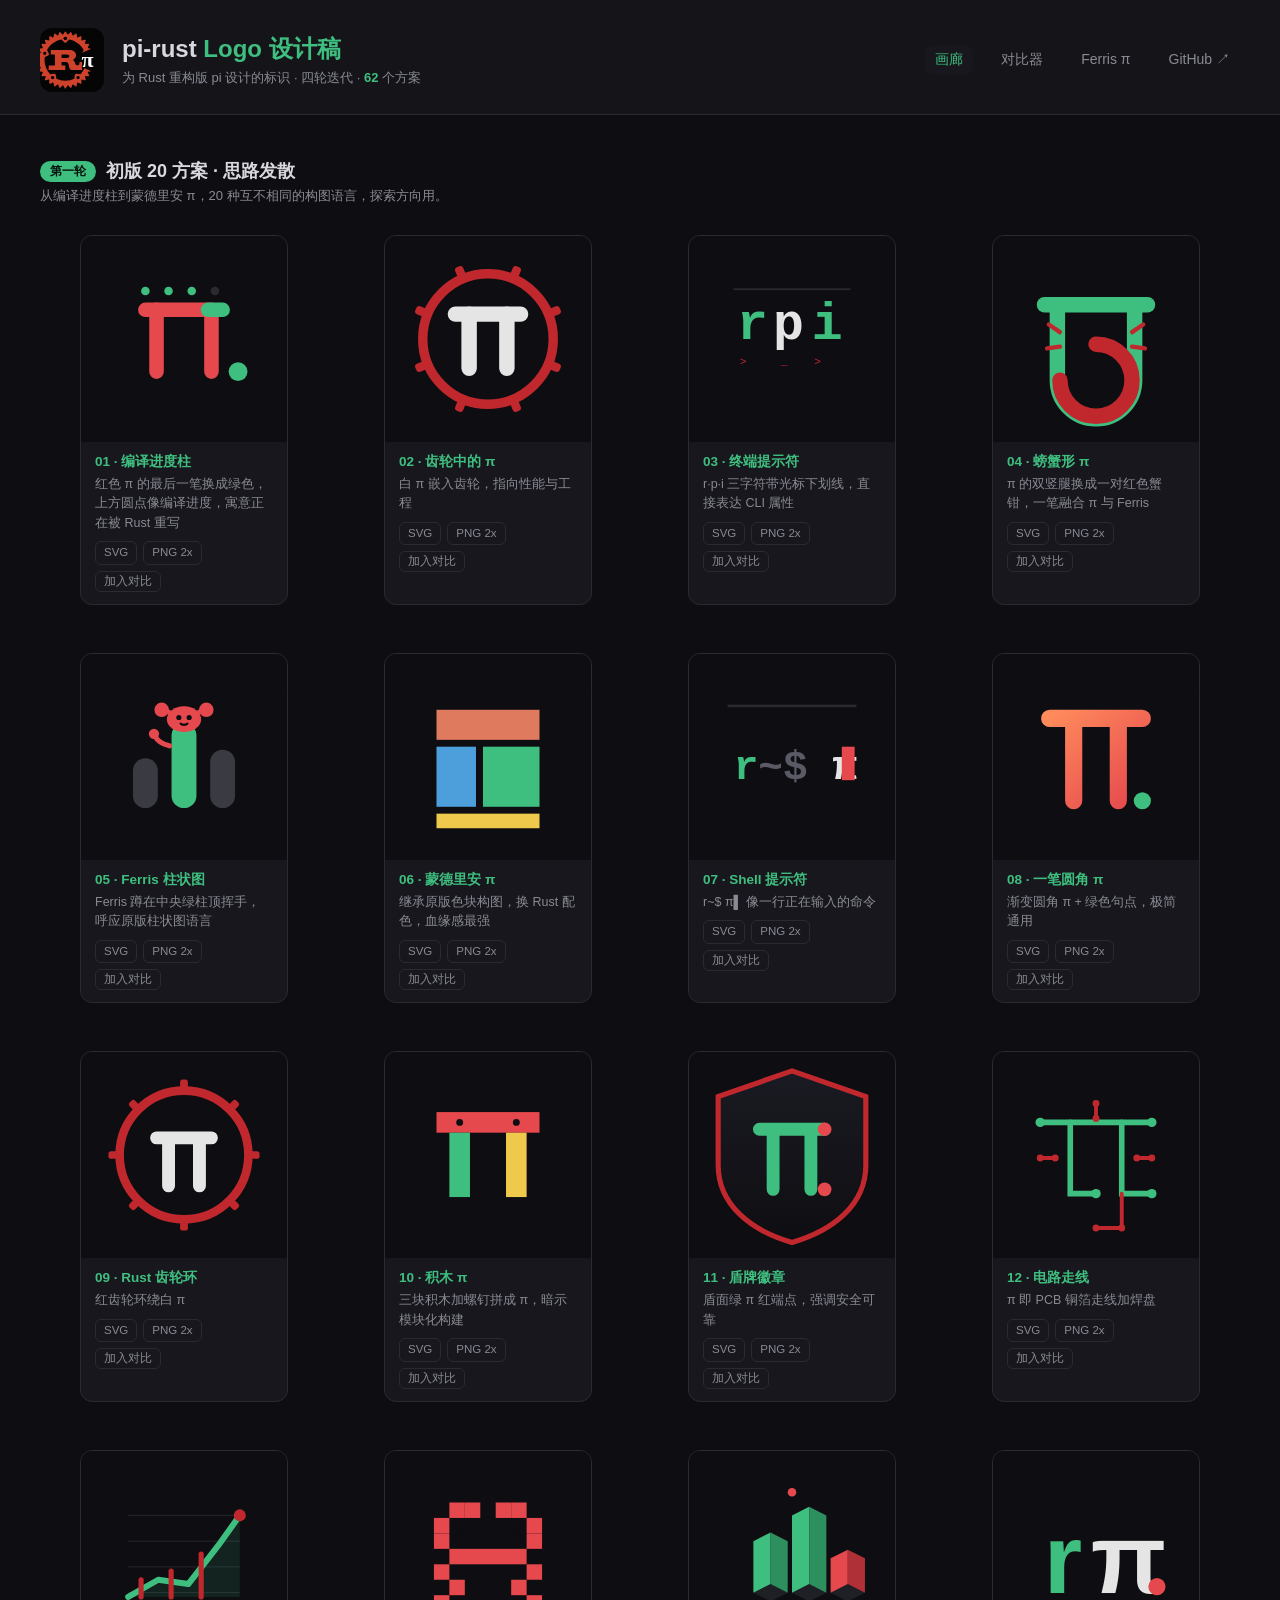
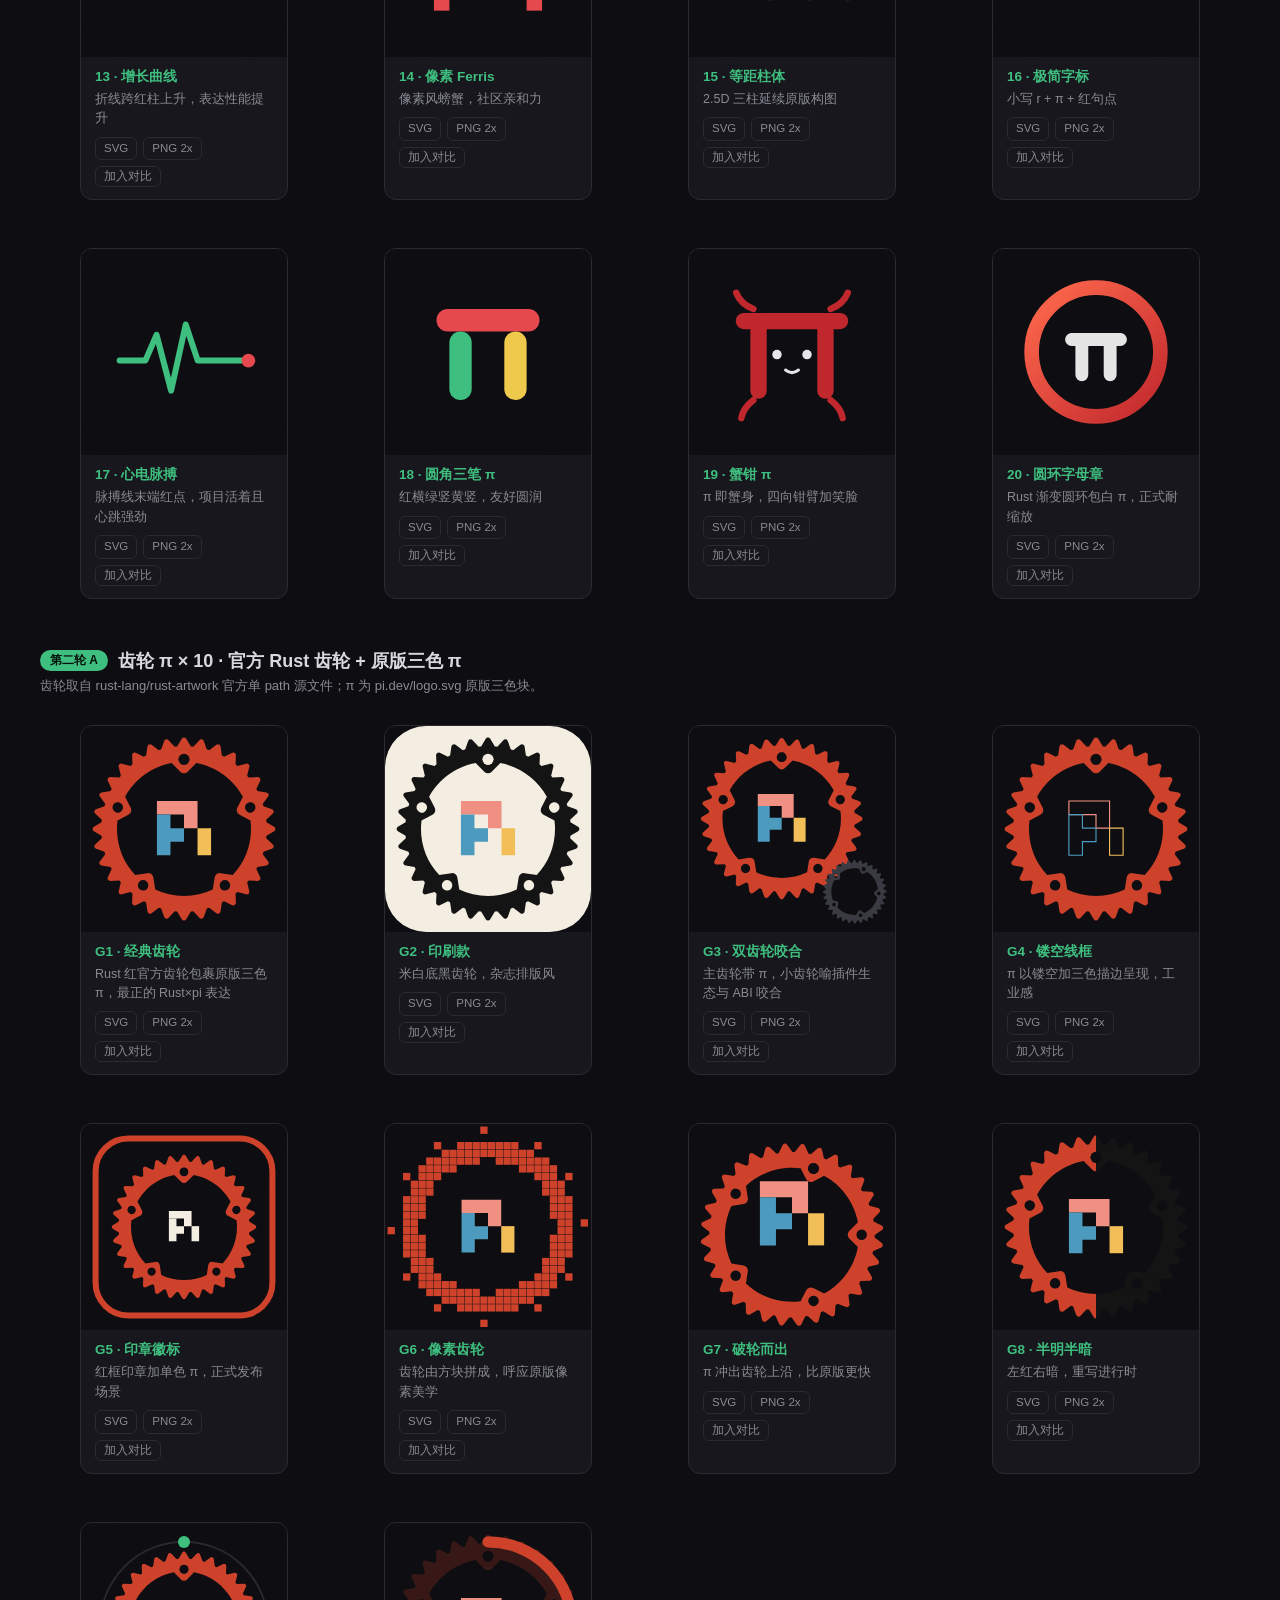
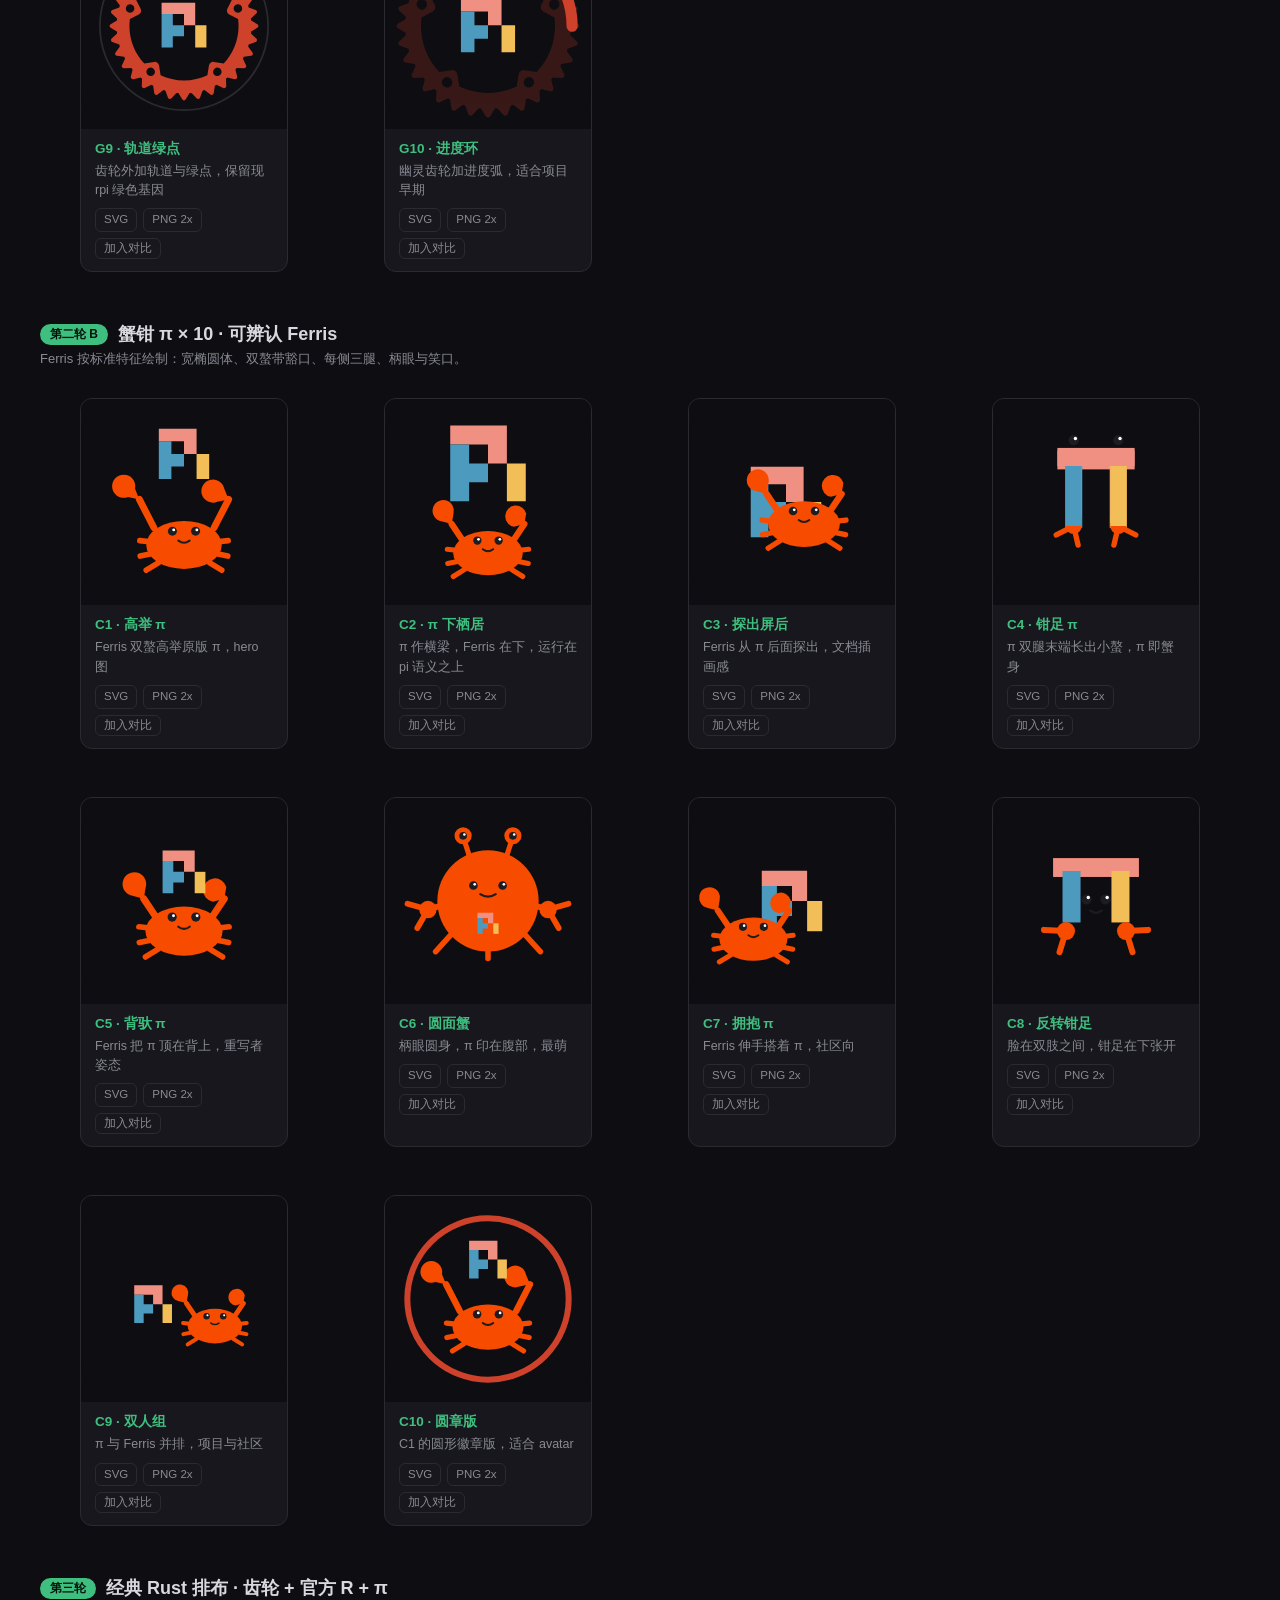
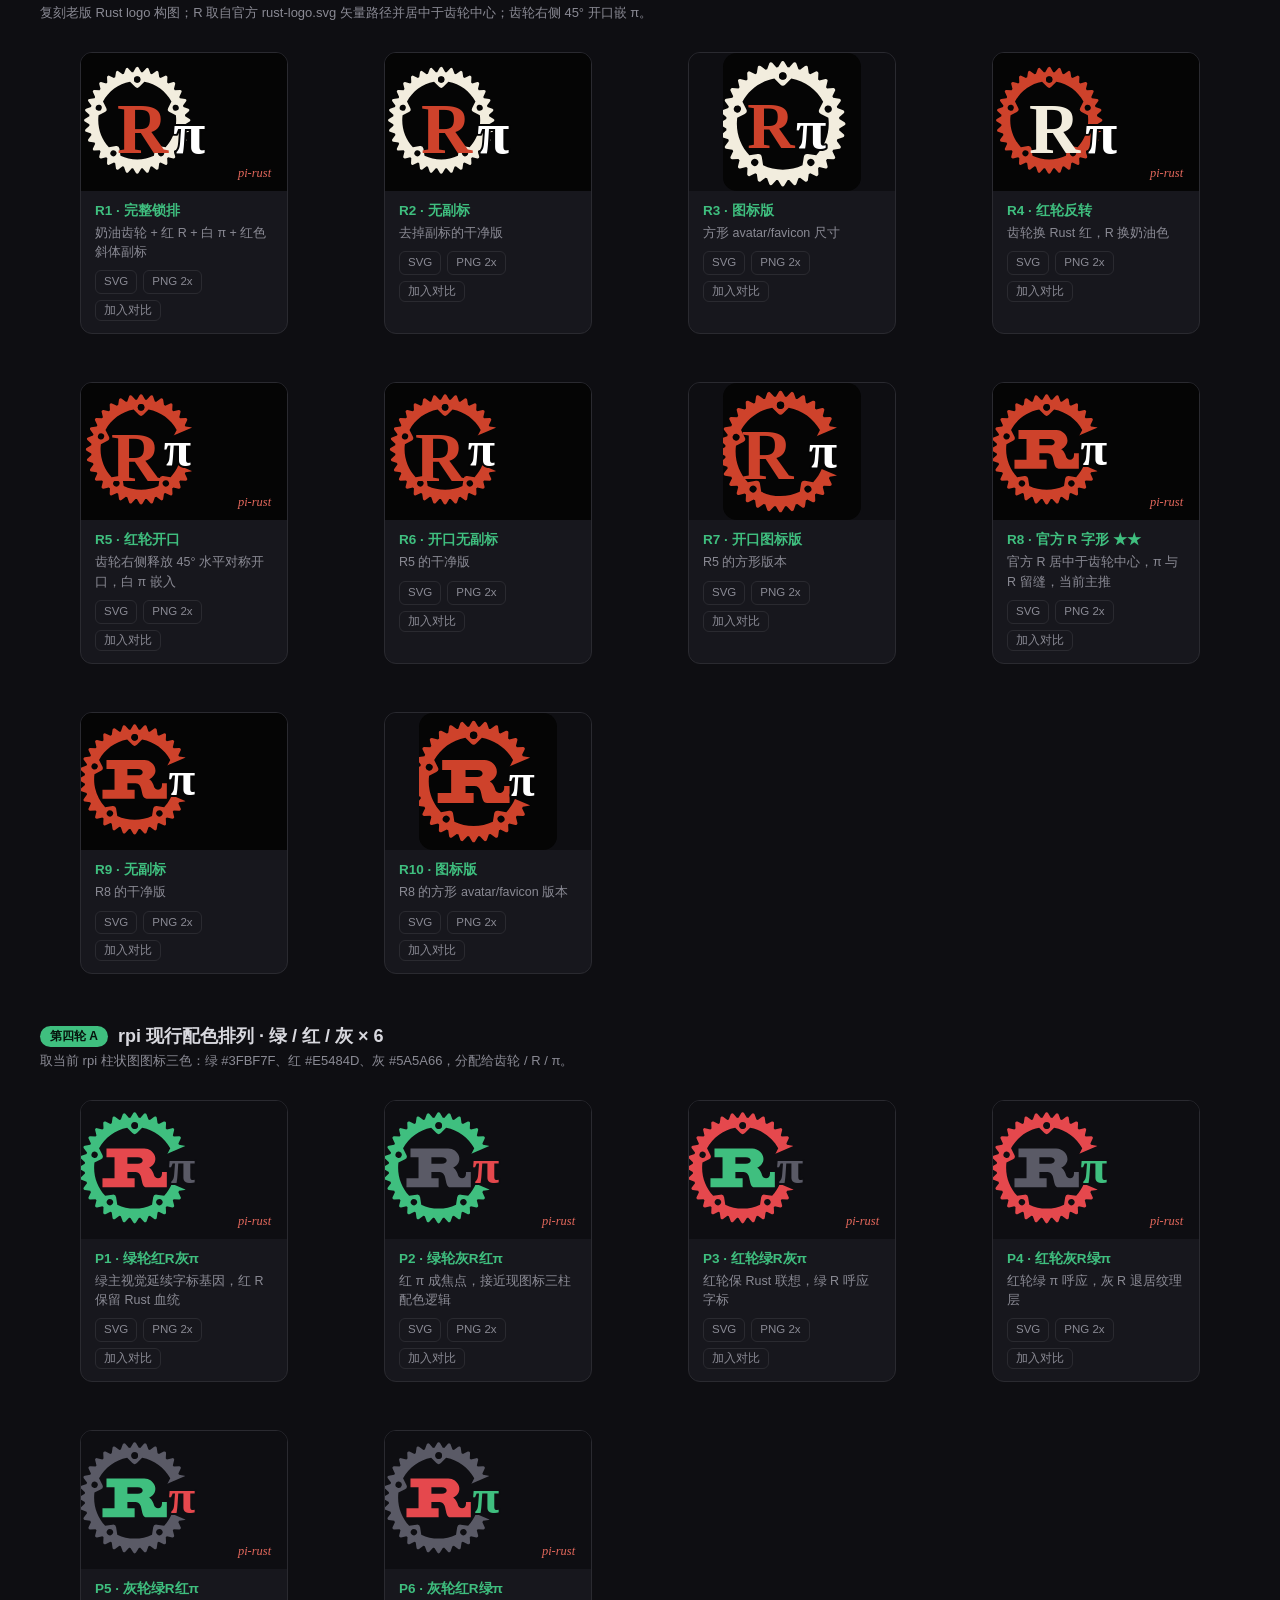
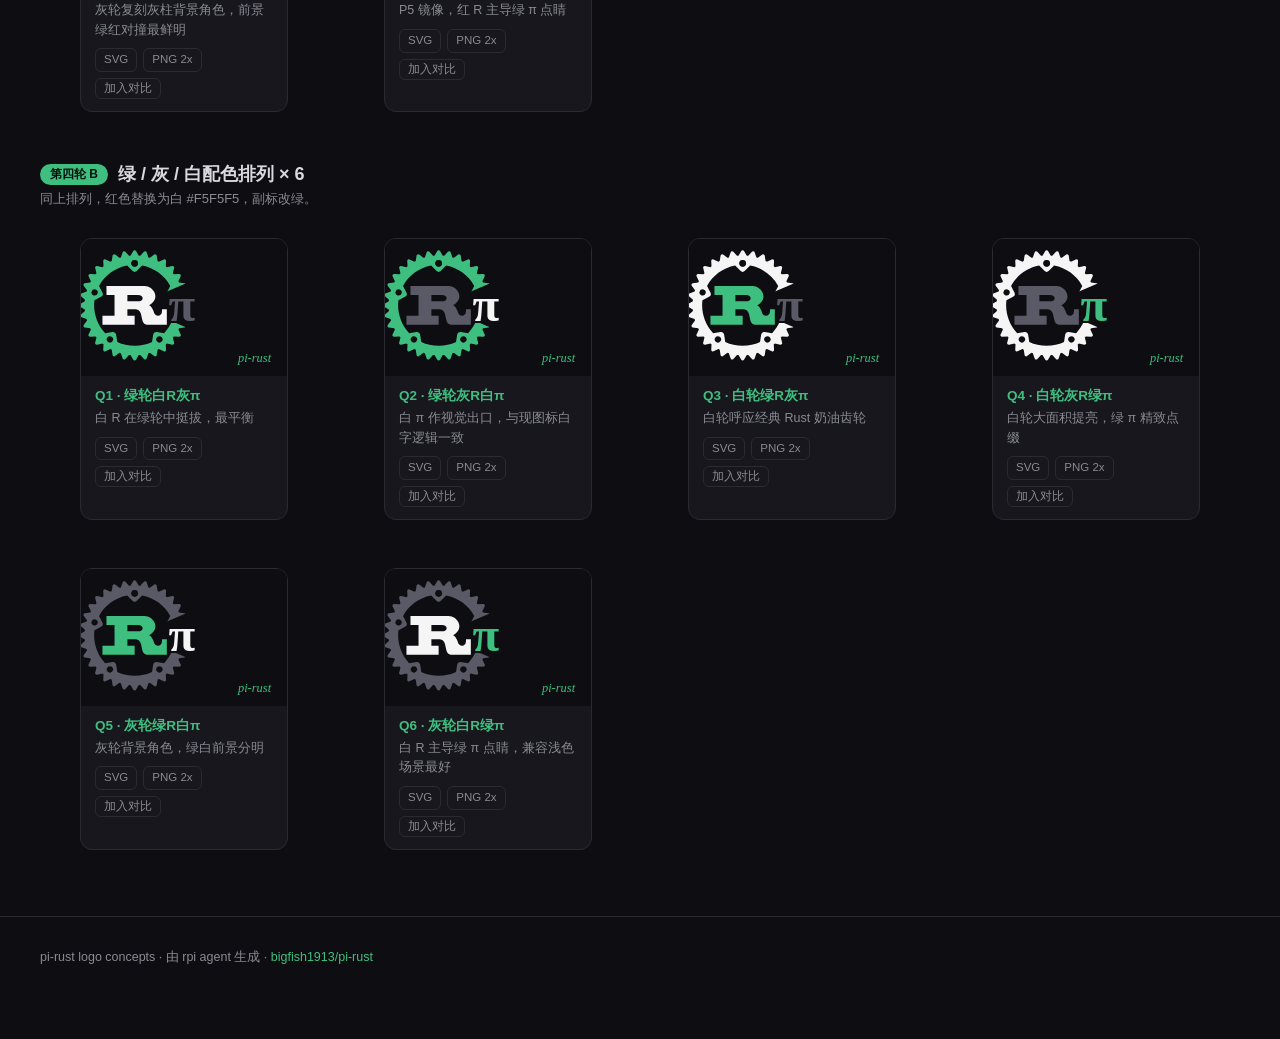
<file: index.html>
<!DOCTYPE html>
<html lang="zh-CN">
<head>
<meta charset="UTF-8">
<meta name="viewport" content="width=device-width, initial-scale=1.0">
<title>pi-rust · Logo 设计稿画廊</title>
<link rel="icon" href="assets/svg/r10-officialR-icon.svg" type="image/svg+xml">
<link rel="stylesheet" href="style.css">
</head>
<body>
<header class="site-header">
  <img src="assets/svg/r10-officialR-icon.svg" alt="rpi logo" class="site-logo">
  <div>
    <h1>pi-rust <span class="accent">Logo 设计稿</span></h1>
    <p class="tagline">为 Rust 重构版 pi 设计的标识 · 四轮迭代 · <b id="total-count">62</b> 个方案</p>
  </div>
  <nav class="site-nav">
    <a href="index.html" class="is-current">画廊</a>
    <a href="compare.html">对比器</a>
    <a href="ferris-pi/">Ferris π</a>
    <a href="https://github.com/bigfish1913/pi-rust" target="_blank" rel="noopener">GitHub ↗</a>
  </nav>
</header>

<main id="gallery"><!-- JS 渲染 --></main>

<footer class="site-footer">
  <p>pi-rust logo concepts · 由 rpi agent 生成 · <a href="https://github.com/bigfish1913/pi-rust" target="_blank" rel="noopener">bigfish1913/pi-rust</a></p>
</footer>

<script src="data.js"></script>
<script src="app.js"></script>
</body>
</html>
</file>
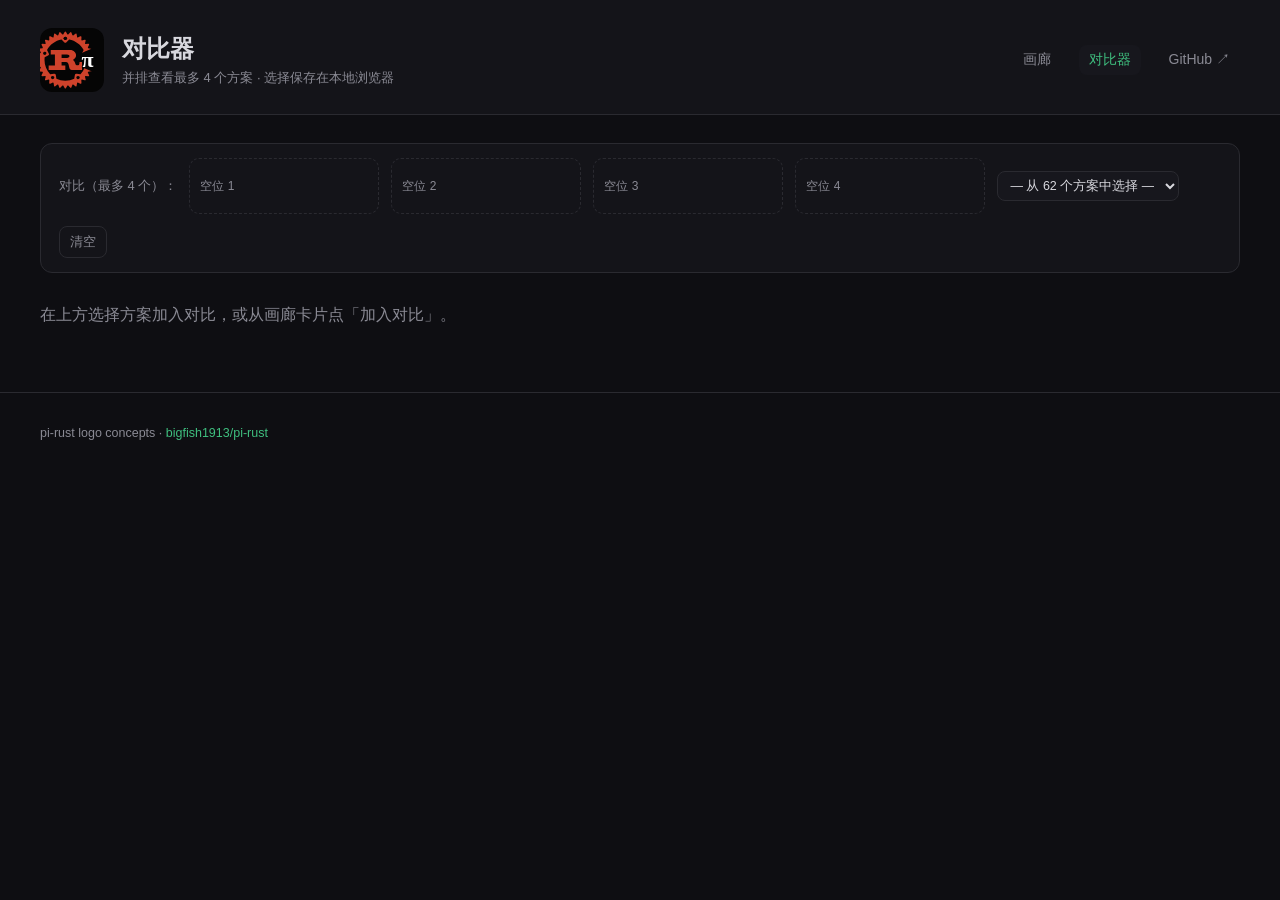
<file: compare.html>
<!DOCTYPE html>
<html lang="zh-CN">
<head>
<meta charset="UTF-8">
<meta name="viewport" content="width=device-width, initial-scale=1.0">
<title>对比器 · pi-rust Logo 设计稿</title>
<link rel="icon" href="assets/svg/r10-officialR-icon.svg" type="image/svg+xml">
<link rel="stylesheet" href="style.css">
</head>
<body>
<header class="site-header">
  <img src="assets/svg/r10-officialR-icon.svg" alt="rpi logo" class="site-logo">
  <div>
    <h1>对比器</h1>
    <p class="tagline">并排查看最多 4 个方案 · 选择保存在本地浏览器</p>
  </div>
  <nav class="site-nav">
    <a href="index.html">画廊</a>
    <a href="compare.html" class="is-current">对比器</a>
    <a href="https://github.com/bigfish1913/pi-rust" target="_blank" rel="noopener">GitHub ↗</a>
  </nav>
</header>

<main>
  <div class="pick-bar" id="pick-bar"><!-- JS --></div>
  <div class="compare-grid" id="compare-grid"><!-- JS --></div>
</main>

<footer class="site-footer">
  <p>pi-rust logo concepts · <a href="https://github.com/bigfish1913/pi-rust" target="_blank" rel="noopener">bigfish1913/pi-rust</a></p>
</footer>

<script src="data.js"></script>
<script src="app.js"></script>
</body>
</html>
</file>
<file: style.css>
:root {
  --bg: #0e0e12;
  --bg2: #141419;
  --card: #17171d;
  --line: #2a2a30;
  --text: #d8d8de;
  --dim: #8a8a94;
  --green: #3fbf7f;
  --red: #e5484d;
  --gray: #5a5a66;
}
* { box-sizing: border-box; }
body {
  background: var(--bg);
  color: var(--text);
  font-family: "Segoe UI", "PingFang SC", "Microsoft YaHei", Arial, sans-serif;
  margin: 0;
  padding: 0 0 60px;
}
a { color: var(--green); text-decoration: none; }
a:hover { text-decoration: underline; }

.site-header {
  display: flex;
  align-items: center;
  gap: 18px;
  padding: 28px 40px 22px;
  border-bottom: 1px solid var(--line);
  background: var(--bg2);
  position: sticky;
  top: 0;
  z-index: 10;
}
.site-logo { width: 64px; height: 64px; border-radius: 12px; }
.site-header h1 { margin: 0; font-size: 24px; font-weight: 700; }
.site-header h1 .accent { color: var(--green); }
.tagline { margin: 4px 0 0; color: var(--dim); font-size: 13px; }
.tagline b { color: var(--green); }
.site-nav { margin-left: auto; display: flex; gap: 18px; font-size: 14px; }
.site-nav a { color: var(--dim); padding: 6px 10px; border-radius: 8px; }
.site-nav a:hover { color: var(--text); text-decoration: none; background: var(--card); }
.site-nav a.is-current { color: var(--green); background: var(--card); }

nav.toc {
  display: flex;
  flex-wrap: wrap;
  gap: 10px;
  padding: 18px 40px 0;
  font-size: 13px;
}
nav.toc a {
  color: var(--dim);
  border: 1px solid var(--line);
  padding: 5px 12px;
  border-radius: 999px;
}
nav.toc a:hover { color: var(--green); border-color: var(--green); text-decoration: none; }

main { padding: 10px 40px 0; }
section.round { margin-top: 34px; }
section.round > h2 {
  font-size: 18px;
  color: var(--text);
  margin: 0 0 4px;
  display: flex;
  align-items: center;
  gap: 10px;
}
section.round > h2 .badge {
  background: var(--green);
  color: #06130c;
  font-size: 12px;
  font-weight: 700;
  border-radius: 999px;
  padding: 2px 10px;
}
section.round > p.sub { color: var(--dim); font-size: 13px; margin: 0 0 14px; }

.grid {
  display: grid;
  grid-template-columns: repeat(auto-fill, minmax(240px, 1fr));
  gap: 16px;
}
.card {
  background: var(--card);
  border: 1px solid var(--line);
  border-radius: 12px;
  overflow: hidden;
  transition: transform .12s ease, border-color .12s ease;
}
.card:hover { transform: translateY(-3px); border-color: var(--green); }
.card img { width: 100%; display: block; aspect-ratio: 1 / 1; object-fit: contain; background: var(--bg); }
.card.wide img { aspect-ratio: 3 / 2; }
.card .cap { padding: 10px 14px 12px; font-size: 12.5px; line-height: 1.55; color: var(--dim); }
.card .cap b { color: var(--green); display: block; font-size: 13.5px; margin-bottom: 2px; }
.card .cap .meta { display: flex; gap: 8px; margin-top: 8px; }
.card .cap .meta { display: flex; gap: 6px; margin-top: 8px; flex-wrap: wrap; }
.card .cap .meta a, .card .cap .meta button { font-size: 11.5px; border: 1px solid var(--line); border-radius: 6px; padding: 2px 8px; color: var(--dim); background: none; cursor: pointer; }
.card .cap .meta a:hover, .card .cap .meta button:hover { color: var(--green); border-color: var(--green); text-decoration: none; }

.site-footer { margin-top: 50px; padding: 20px 40px 0; border-top: 1px solid var(--line); color: var(--dim); font-size: 12.5px; }

/* compare page */
.pick-bar {
  position: sticky;
  top: 115px;
  z-index: 9;
  background: var(--bg2);
  border: 1px solid var(--line);
  border-radius: 12px;
  padding: 14px 18px;
  display: flex;
  flex-wrap: wrap;
  gap: 12px;
  align-items: center;
  font-size: 13px;
  margin: 18px 0 6px;
}
.pick-bar .slot {
  display: flex;
  align-items: center;
  gap: 8px;
  border: 1px dashed var(--line);
  border-radius: 10px;
  padding: 6px 10px;
  min-width: 190px;
  min-height: 56px;
}
.pick-bar .slot img { width: 44px; height: 44px; border-radius: 8px; background: var(--bg); }
.pick-bar .slot .name { font-size: 12px; color: var(--dim); max-width: 120px; }
.pick-bar .slot .x { color: var(--dim); cursor: pointer; padding: 0 4px; }
.pick-bar .slot .x:hover { color: var(--red); }
.pick-bar select {
  background: var(--card);
  color: var(--text);
  border: 1px solid var(--line);
  border-radius: 8px;
  padding: 6px 8px;
  font-size: 12.5px;
  max-width: 230px;
}
.pick-bar .hint { color: var(--dim); }
.compare-grid {
  display: grid;
  grid-template-columns: repeat(auto-fit, minmax(280px, 1fr));
  gap: 16px;
  margin-top: 16px;
}
.compare-grid .cell {
  background: var(--card);
  border: 1px solid var(--line);
  border-radius: 12px;
  overflow: hidden;
}
.compare-grid .cell img { width: 100%; display: block; background: var(--bg); }
.compare-grid .cell .cap { padding: 10px 14px; font-size: 12.5px; color: var(--dim); }
.compare-grid .cell .cap b { color: var(--green); display: block; margin-bottom: 2px; }

@media (max-width: 720px) {
  .site-header { flex-wrap: wrap; padding: 20px 20px 16px; }
  main, nav.toc { padding-left: 20px; padding-right: 20px; }
  .site-nav { margin-left: 0; }
}
</file>
